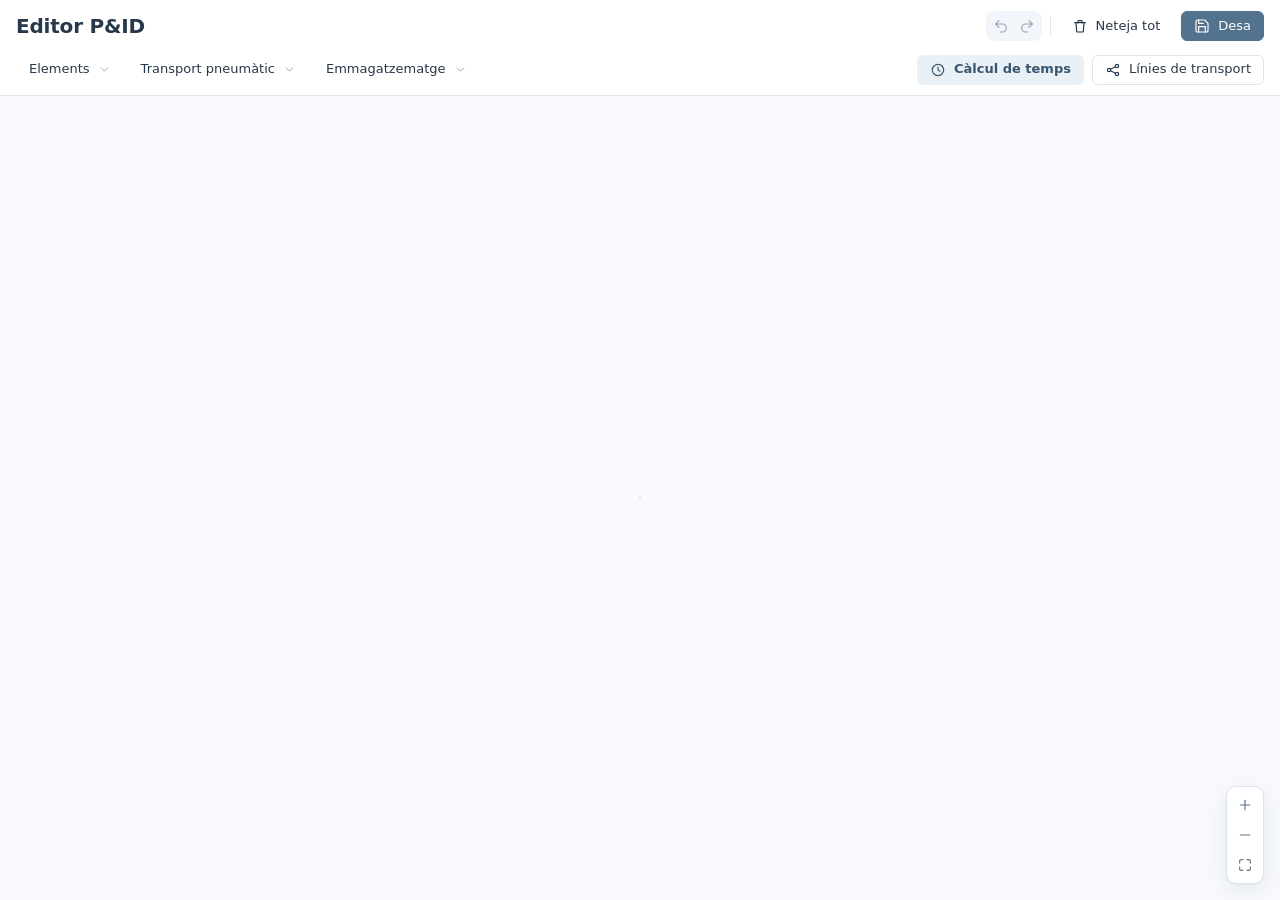
<file: PID-Editor/index.html>
<!DOCTYPE html>
<html lang="ca">
<head>
  <meta charset="UTF-8" />
  <meta name="viewport" content="width=device-width, initial-scale=1.0" />
  <title>Editor P&amp;ID</title>
  <link rel="stylesheet" href="styles.css" />
</head>
<body>
  <!-- Joc d'icones de la interfície. Totes comparteixen caixa (24×24),
       gruix de traç i acabat rodó, de manera que es llegeixen com una sola
       família. NO hi ha cap icona de símbol P&ID: els símbols del diagrama
       els dibuixa script.js i no es toquen des d'aquí. -->
  <svg class="icon-sprite" aria-hidden="true" focusable="false">
    <symbol id="i-undo" viewBox="0 0 24 24">
      <path d="M9 14 4 9l5-5" /><path d="M4 9h10a6 6 0 0 1 0 12h-3" />
    </symbol>
    <symbol id="i-redo" viewBox="0 0 24 24">
      <path d="m15 14 5-5-5-5" /><path d="M20 9H10a6 6 0 0 0 0 12h3" />
    </symbol>
    <symbol id="i-save" viewBox="0 0 24 24">
      <path d="M19 21H5a2 2 0 0 1-2-2V5a2 2 0 0 1 2-2h11l5 5v11a2 2 0 0 1-2 2Z" />
      <path d="M17 21v-8H7v8" /><path d="M7 3v5h7" />
    </symbol>
    <symbol id="i-trash" viewBox="0 0 24 24">
      <path d="M4 7h16" /><path d="M9 7V5a1 1 0 0 1 1-1h4a1 1 0 0 1 1 1v2" />
      <path d="m6 7 1 13a1 1 0 0 0 1 1h8a1 1 0 0 0 1-1l1-13" />
    </symbol>
    <symbol id="i-chevron" viewBox="0 0 24 24">
      <path d="m6 9 6 6 6-6" />
    </symbol>
    <symbol id="i-close" viewBox="0 0 24 24">
      <path d="M6 6 18 18" /><path d="M18 6 6 18" />
    </symbol>
    <symbol id="i-plus" viewBox="0 0 24 24">
      <path d="M12 5v14" /><path d="M5 12h14" />
    </symbol>
    <symbol id="i-minus" viewBox="0 0 24 24">
      <path d="M5 12h14" />
    </symbol>
    <symbol id="i-fit" viewBox="0 0 24 24">
      <path d="M4 9V6a2 2 0 0 1 2-2h3" /><path d="M15 4h3a2 2 0 0 1 2 2v3" />
      <path d="M20 15v3a2 2 0 0 1-2 2h-3" /><path d="M9 20H6a2 2 0 0 1-2-2v-3" />
    </symbol>
    <symbol id="i-clock" viewBox="0 0 24 24">
      <circle cx="12" cy="12" r="8.5" /><path d="M12 7.5V12l3 1.8" />
    </symbol>
    <symbol id="i-routes" viewBox="0 0 24 24">
      <circle cx="6" cy="12" r="2.5" /><circle cx="18" cy="6" r="2.5" />
      <circle cx="18" cy="18" r="2.5" />
      <path d="m8.3 10.8 7.4-3.6" /><path d="m8.3 13.2 7.4 3.6" />
    </symbol>
    <symbol id="i-play" viewBox="0 0 24 24">
      <path d="M8 5.5v13l11-6.5z" />
    </symbol>
    <symbol id="i-pause" viewBox="0 0 24 24">
      <path d="M9 5v14" /><path d="M15 5v14" />
    </symbol>
    <symbol id="i-stop" viewBox="0 0 24 24">
      <rect x="6" y="6" width="12" height="12" rx="1.5" />
    </symbol>
    <symbol id="i-add" viewBox="0 0 24 24">
      <path d="M12 5v14" /><path d="M5 12h14" />
    </symbol>
    <symbol id="i-up" viewBox="0 0 24 24">
      <path d="m6 14 6-6 6 6" />
    </symbol>
    <symbol id="i-down" viewBox="0 0 24 24">
      <path d="m6 10 6 6 6-6" />
    </symbol>
    <symbol id="i-undock" viewBox="0 0 24 24">
      <path d="M14 4h6v6" /><path d="m20 4-8 8" />
      <path d="M18 14v4a2 2 0 0 1-2 2H6a2 2 0 0 1-2-2V8a2 2 0 0 1 2-2h4" />
    </symbol>
    <symbol id="i-dock" viewBox="0 0 24 24">
      <rect x="3" y="5" width="18" height="14" rx="2" /><path d="M3 14h18" />
    </symbol>
    <symbol id="i-refresh" viewBox="0 0 24 24">
      <path d="M20 11a8 8 0 0 0-13.7-5.2L3 9" /><path d="M3 4v5h5" />
      <path d="M4 13a8 8 0 0 0 13.7 5.2L21 15" /><path d="M21 20v-5h-5" />
    </symbol>
  </svg>

  <!-- Capçalera: títol a l'esquerra, controls agrupats a la dreta. Alçada
       fixa i sense vora: el que la separa del canvas és el fons blanc. -->
  <header class="app-header">
    <h1 class="app-header__title">Editor P&amp;ID</h1>

    <div class="app-header__actions">
      <div class="btn-group">
        <button id="undo-btn" type="button" class="btn btn--icon" title="Desfer (Ctrl+Z)" aria-label="Desfer" disabled>
          <svg class="icon" aria-hidden="true"><use href="#i-undo" /></svg>
        </button>
        <button id="redo-btn" type="button" class="btn btn--icon" title="Refer (Ctrl+Y)" aria-label="Refer" disabled>
          <svg class="icon" aria-hidden="true"><use href="#i-redo" /></svg>
        </button>
      </div>

      <span class="divider" aria-hidden="true"></span>

      <button id="clear-all" type="button" class="btn" title="Buida el canvas">
        <svg class="icon" aria-hidden="true"><use href="#i-trash" /></svg>
        Neteja tot
      </button>

      <button id="save-model" type="button" class="btn btn--primary"
              title="Desa el model en un arxiu .pid.json (Ctrl+S). Per obrir-lo, arrossega'l sobre el canvas.">
        <svg class="icon" aria-hidden="true"><use href="#i-save" /></svg>
        Desa
      </button>
    </div>
  </header>

  <!-- Barra d'eines: una sola línia. Les categories obren el seu menú en
       comptes de tenir tots els elements sempre a la vista, que és el que
       abans ocupava tres files. Els botons [data-tool] continuen vivint
       dins de .tool-groups encara que el menú estigui amagat, de manera que
       ni la delegació de clics ni typeLabel() de script.js han de saber res
       d'aquest canvi. -->
  <nav class="app-toolbar" aria-label="Elements del diagrama">
    <div class="tool-groups">
      <div class="tool-group">
        <button class="tool-group__trigger" type="button" aria-expanded="false" aria-controls="tools-elements">
          Elements
          <svg class="icon icon--chevron" aria-hidden="true"><use href="#i-chevron" /></svg>
        </button>
        <div class="tool-group__menu" id="tools-elements" hidden>
          <div class="tools">
            <button data-tool="pump">Bomba</button>
            <button data-tool="sieve">Cernedor</button>
            <button data-tool="bagdump">Descàrrega de sacs</button>
            <button data-tool="screwfeeder">Dosificador sensefí</button>
            <button data-tool="airlock">Esclusa rotativa</button>
            <button data-tool="valve">Vàlvula</button>
          </div>
        </div>
      </div>

      <div class="tool-group">
        <button class="tool-group__trigger" type="button" aria-expanded="false" aria-controls="tools-transport">
          Transport pneumàtic
          <svg class="icon icon--chevron" aria-hidden="true"><use href="#i-chevron" /></svg>
        </button>
        <div class="tool-group__menu" id="tools-transport" hidden>
          <div class="tools">
            <button data-tool="cyclone">Cicló</button>
            <button data-tool="diverter">Desviadora</button>
            <button data-tool="filter">Filtre transport</button>
            <button data-tool="injector">Injector</button>
          </div>
        </div>
      </div>

      <div class="tool-group">
        <button class="tool-group__trigger" type="button" aria-expanded="false" aria-controls="tools-storage">
          Emmagatzematge
          <svg class="icon icon--chevron" aria-hidden="true"><use href="#i-chevron" /></svg>
        </button>
        <div class="tool-group__menu" id="tools-storage" hidden>
          <div class="tools">
            <button data-tool="silo">Silo</button>
            <button data-tool="gravityhopper">Tolva de gravetat</button>
            <button data-tool="hopper">Tolva filtre</button>
            <button data-tool="trouserhopper">Tolva pantaló</button>
          </div>
        </div>
      </div>
    </div>

    <div class="app-toolbar__end">
      <button id="time-calc" type="button" class="btn btn--feature"
              title="Seqüència d'operacions i simulació en el temps"
              aria-expanded="false" aria-controls="sim-panel">
        <svg class="icon" aria-hidden="true"><use href="#i-clock" /></svg>
        Càlcul de temps
      </button>

      <button id="lines-toggle" type="button" class="btn btn--outline"
              aria-expanded="false" aria-controls="lines-panel">
        <svg class="icon" aria-hidden="true"><use href="#i-routes" /></svg>
        Línies de transport
      </button>
    </div>
  </nav>

  <main id="canvas-container">
    <svg id="canvas" width="100%" height="100%"></svg>

    <!-- Navegació del canvas: separada de la barra d'eines perquè és
         d'una altra mena de cosa (mirar el diagrama, no editar-lo). -->
    <div class="canvas-controls" role="group" aria-label="Navegació del canvas">
      <button id="zoom-in" type="button" class="btn" title="Apropa" aria-label="Apropa">
        <svg class="icon" aria-hidden="true"><use href="#i-plus" /></svg>
      </button>
      <button id="zoom-out" type="button" class="btn" title="Allunya" aria-label="Allunya">
        <svg class="icon" aria-hidden="true"><use href="#i-minus" /></svg>
      </button>
      <button id="zoom-fit" type="button" class="btn" title="Enquadra-ho tot" aria-label="Enquadra-ho tot">
        <svg class="icon" aria-hidden="true"><use href="#i-fit" /></svg>
      </button>
    </div>

    <!-- Resultat de desar/obrir: s'anuncia sol als lectors de pantalla. Va
         aquí i no a la capçalera perquè la capçalera es mantingui neta. -->
    <p id="file-note" class="file-note" role="status" aria-live="polite" hidden></p>
  </main>


  <!-- Interfície de simulació. Va acoblada a baix i no flotant com els
       altres panells: hi ha d'entrar un cronograma horitzontal i tres
       columnes d'informació, i així no tapa el diagrama sinó que li cedeix
       l'alçada que li cal. Tot el que hi surt ve de SimulationEngine; aquí
       no s'hi calcula ni un sol quilo. -->
  <section id="sim-panel" aria-labelledby="sim-title" hidden>
    <!-- Vora superior: arrossegar-la fa el panell més alt o més baix. -->
    <div id="sim-resize" class="sim-resize" role="separator" aria-orientation="horizontal"
         tabindex="0" aria-label="Canvia l'alçada del panell"></div>
    <header class="sim-bar">
      <h2 id="sim-title" class="sim-bar__title">
        <svg class="icon" aria-hidden="true"><use href="#i-clock" /></svg>
        Càlcul de temps
      </h2>

      <div class="sim-transport" role="group" aria-label="Reproducció">
        <button id="sim-play" type="button" class="btn btn--primary" title="Reprodueix">
          <svg class="icon" aria-hidden="true"><use href="#i-play" /></svg>
          Play
        </button>
        <button id="sim-pause" type="button" class="btn btn--outline" title="Pausa" aria-label="Pausa" disabled>
          <svg class="icon" aria-hidden="true"><use href="#i-pause" /></svg>
        </button>
        <button id="sim-stop" type="button" class="btn btn--outline" title="Atura i torna al principi" aria-label="Atura" disabled>
          <svg class="icon" aria-hidden="true"><use href="#i-stop" /></svg>
        </button>
      </div>

      <label class="sim-speed">
        <span class="sim-speed__label">Velocitat</span>
        <select id="sim-speed" class="process-field__input">
          <option value="0.25">0,25x</option>
          <option value="0.5">0,5x</option>
          <option value="1" selected>1x</option>
          <option value="2">2x</option>
          <option value="5">5x</option>
          <option value="10">10x</option>
        </select>
      </label>

      <p id="sim-clock" class="sim-clock" role="status" aria-live="off">00:00 / 00:00</p>

      <button id="sim-dock" type="button" class="lines-panel__close"
              title="Desancora la finestra" aria-label="Desancora la finestra">
        <svg class="icon" aria-hidden="true"><use id="sim-dock-icon" href="#i-undock" /></svg>
      </button>

      <button id="sim-close" type="button" class="lines-panel__close" title="Tanca" aria-label="Tanca la simulació">
        <svg class="icon" aria-hidden="true"><use href="#i-close" /></svg>
      </button>
    </header>

    <!-- Errors i avisos de la validació del motor. -->
    <div id="sim-issues" class="sim-issues" role="status" aria-live="polite" hidden></div>

    <!-- Cronograma: un bloc per acció, proporcional a la seva durada, amb
         el cursor arrossegable per sobre. Els blocs es poden moure,
         allargar, seleccionar i copiar: vegeu docs/SIMULATION.md. -->
    <div id="sim-track" class="sim-timeline" role="slider" tabindex="0"
         aria-label="Cursor de temps" aria-valuemin="0" aria-valuenow="0" aria-valuemax="0">
      <div class="sim-timeline__head">
        <span class="sim-lane__label"></span>
        <div id="sim-ticks" class="sim-timeline__ticks"></div>
      </div>
      <!-- Una fila per bomba, totes compartint el mateix eix de temps. -->
      <div id="sim-lanes" class="sim-timeline__lanes"></div>
      <div id="sim-cursor" class="sim-timeline__cursor"></div>
    </div>

    <!-- Què vol dir cada marcatge. Va fora del cronograma perquè clicar-hi
         no mogui el cursor de temps. -->
    <div class="sim-legend">
      <span class="sim-legend__item"><i class="sim-legend__swatch sim-legend__swatch--work"></i>Treball</span>
      <span class="sim-legend__item"><i class="sim-legend__swatch sim-legend__swatch--idle"></i>No mou producte</span>
      <span class="sim-legend__item"><i class="sim-legend__swatch sim-legend__swatch--clash"></i>Xoca amb una altra acció</span>
      <span class="sim-legend__item"><i class="sim-legend__swatch sim-legend__swatch--dry"></i>Es queda sense producte</span>
      <span class="sim-legend__hint">Arrossega per moure · estira les vores per allargar · Ctrl per triar-ne més d'una · Alt mentre mous = ajust fi</span>
    </div>

    <div class="sim-columns">
      <!-- Editor de seqüència -->
      <section class="sim-col sim-col--sequence" aria-labelledby="sim-seq-title">
        <div class="sim-col__head">
          <h3 id="sim-seq-title" class="lines-panel__subtitle">Seqüència</h3>
          <span id="sim-total" class="sim-total">Total 00:00</span>
        </div>
        <div class="sim-table-wrap">
          <table class="sim-table">
            <thead>
              <tr><th>#</th><th>Bomba</th><th>Acció</th><th>Línia</th><th>Comença al</th><th title="Quant dura l'acció, no el minut en què acaba">Dura</th><th>Estimació</th><th></th></tr>
            </thead>
            <tbody id="sim-rows"></tbody>
          </table>
          <p id="sim-empty" class="sim-hint">Encara no hi ha cap acció. Afegeix-ne una per començar.</p>
        </div>
        <button id="sim-add" type="button" class="lines-panel__recalc">
          <svg class="icon" aria-hidden="true"><use href="#i-add" /></svg>
          Afegeix una acció
        </button>
      </section>

      <!-- Acció actual -->
      <section class="sim-col" aria-labelledby="sim-now-title">
        <h3 id="sim-now-title" class="lines-panel__subtitle">Acció actual</h3>
        <div id="sim-now" class="sim-now"></div>
      </section>

      <!-- Estat numèric del sistema -->
      <section class="sim-col" aria-labelledby="sim-state-title">
        <h3 id="sim-state-title" class="lines-panel__subtitle">Estat del sistema</h3>
        <div id="sim-state" class="sim-state"></div>
      </section>

      <!-- Resum: el mateix que es veu, però sumat. -->
      <section class="sim-col" aria-labelledby="sim-summary-title">
        <h3 id="sim-summary-title" class="lines-panel__subtitle">Resum</h3>
        <div id="sim-summary" class="sim-summary"></div>
      </section>
    </div>

    <!-- Cantonada per canviar amplada i alçada alhora. Només es veu quan
         la finestra està desancorada. -->
    <div id="sim-grip" class="sim-grip" aria-hidden="true"></div>
  </section>

  <!-- Números en directe mentre s'arrossega un bloc del cronograma, i
       explicació del problema en passar-hi el ratolí per sobre. Penja del
       body perquè redibuixar el cronograma no se l'endugui. -->
  <div id="sim-block-tip" class="sim-block-tip" role="status" aria-live="off" hidden></div>

  <!-- Panell de línies de transport: sobreposat al canvas (mateix patró que
       el menú contextual i els marcs de selecció, que també són HTML fix per
       sobre de l'SVG), de manera que no cal tocar el layout existent. -->
  <aside id="lines-panel" aria-labelledby="lines-panel-title" hidden>
    <div class="lines-panel__head">
      <h2 id="lines-panel-title" class="lines-panel__title">Línies de transport</h2>
      <button id="lines-close" type="button" class="lines-panel__close" title="Tanca" aria-label="Tanca el panell">
        <svg class="icon" aria-hidden="true"><use href="#i-close" /></svg>
      </button>
    </div>
    <button id="lines-recalc" type="button" class="lines-panel__recalc">
      <svg class="icon" aria-hidden="true"><use href="#i-refresh" /></svg>
      Recalcular
    </button>
    <!-- El resultat del recàlcul s'anuncia sol als lectors de pantalla. -->
    <p id="lines-note" class="lines-panel__note" role="status" aria-live="polite" hidden></p>
    <ul id="lines-list" class="lines-panel__list"></ul>
    <!-- Configuracions que ja no corresponen a cap línia detectada. No
         s'esborren soles: si es desfà el canvi al diagrama, la línia torna
         amb la seva configuració. Només es mostra quan n'hi ha. -->
    <div id="orphan-lines" class="lines-panel__orphans" hidden>
      <h3 class="lines-panel__subtitle">Configuracions sense línia</h3>
      <ul id="orphan-list" class="lines-panel__list"></ul>
    </div>
  </aside>

  <!-- Panell de configuració de procés: mateix patró que el de línies de
       transport (una targeta sobreposada al canvas), a l'altre costat de la
       pantalla perquè els dos puguin ser oberts alhora. El formulari es
       construeix a script.js a partir de l'esquema de ProcessModel, de
       manera que afegir un camp no demana tocar aquest HTML. -->
  <aside id="process-panel" aria-labelledby="process-panel-title" hidden>
    <div class="lines-panel__head">
      <h2 id="process-panel-title" class="lines-panel__title">Configuració</h2>
      <button id="process-close" type="button" class="lines-panel__close" title="Tanca" aria-label="Tanca el panell">
        <svg class="icon" aria-hidden="true"><use href="#i-close" /></svg>
      </button>
    </div>
    <p id="process-subject" class="process-panel__subject"></p>
    <form id="process-form" class="process-panel__form" novalidate></form>
    <div id="process-source" class="process-panel__source" hidden></div>
    <p id="process-note" class="lines-panel__note" role="status" aria-live="polite" hidden></p>
    <div class="process-panel__actions">
      <button id="process-save" type="submit" form="process-form" class="lines-panel__recalc">Desa</button>
      <button id="process-cancel" type="button" class="process-panel__cancel">Cancel·la</button>
    </div>
  </aside>

  <!-- Informació en passar el ratolí per sobre del diagrama amb la
       simulació aturada. És HTML fix per sobre de l'SVG, com el menú
       contextual i els marcs de selecció. -->
  <div id="sim-tip" class="sim-tip" role="tooltip" hidden></div>

  <script src="process.js"></script>
  <script src="simulation.js"></script>
  <script src="script.js"></script>
</body>
</html>
</file>
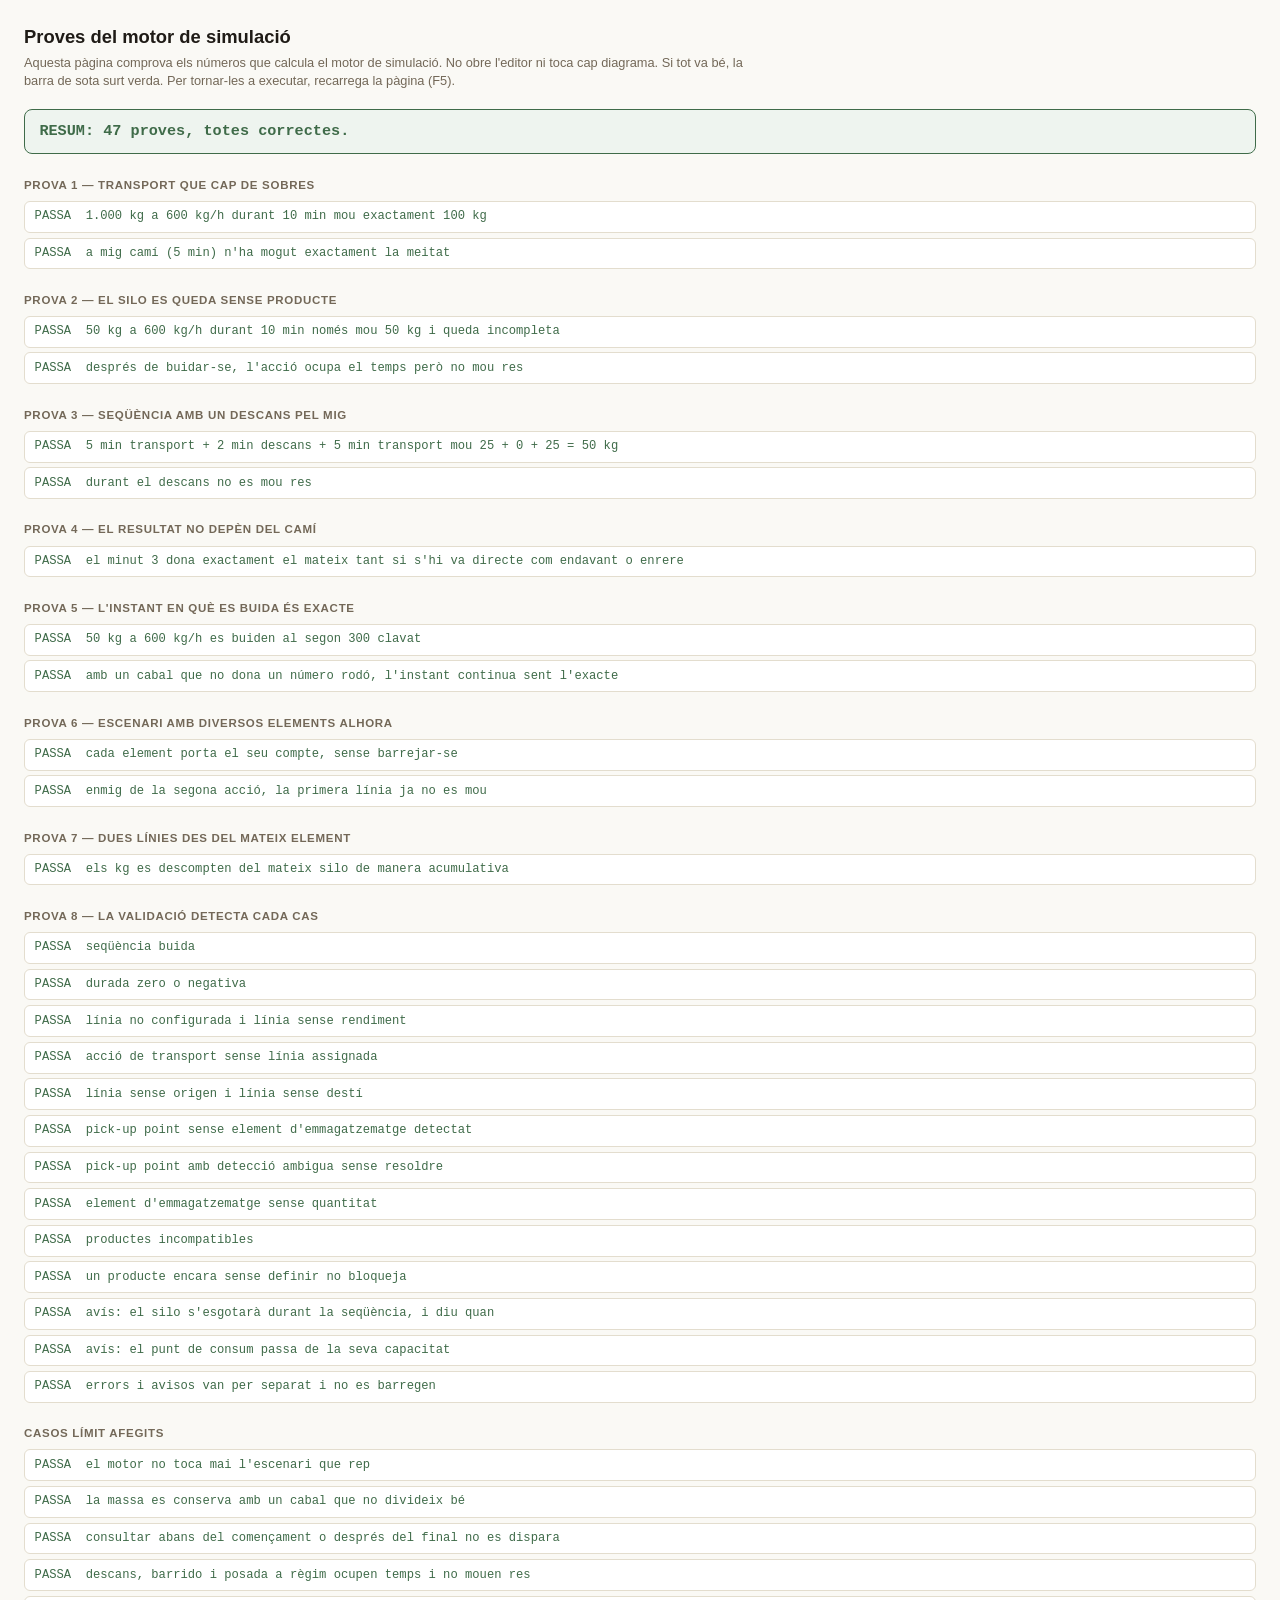
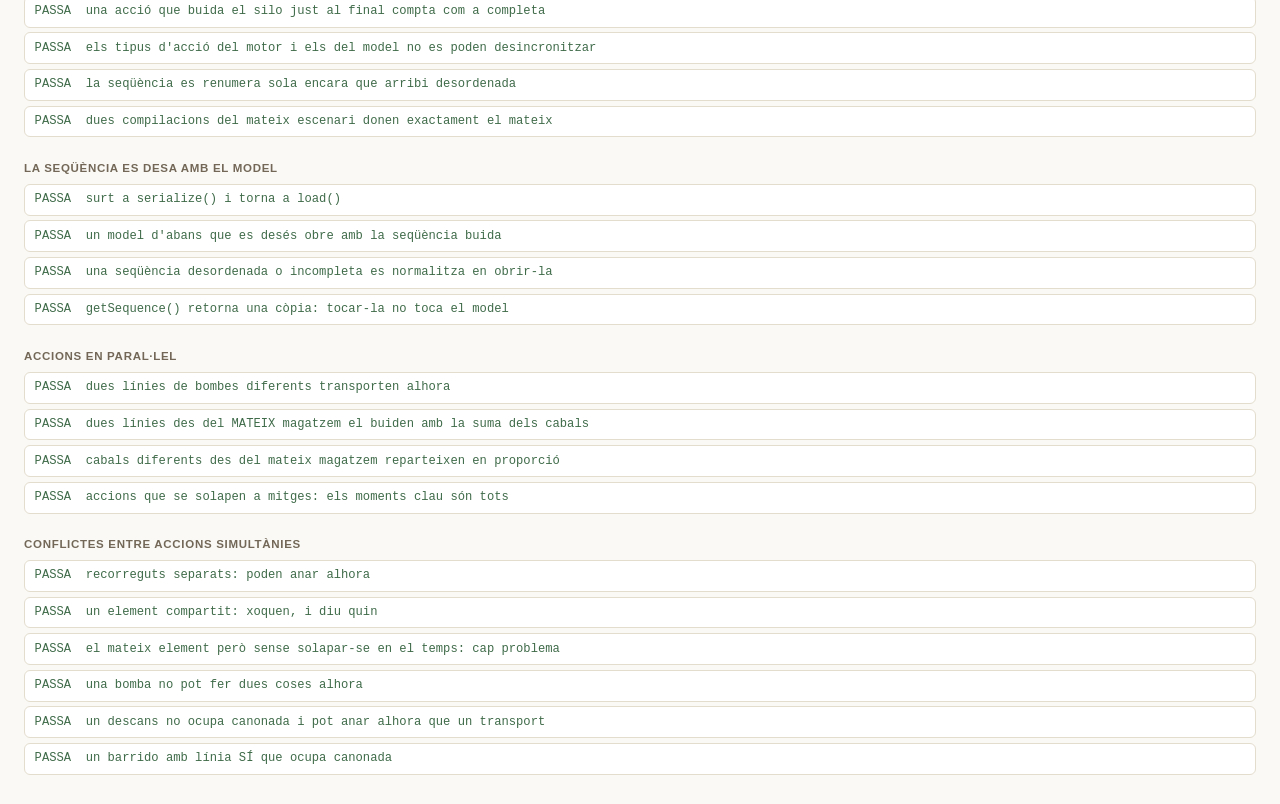
<file: PID-Editor/tests/tests.html>
<!DOCTYPE html>
<html lang="ca">
<head>
  <meta charset="UTF-8" />
  <meta name="viewport" content="width=device-width, initial-scale=1.0" />
  <title>Proves — Editor P&amp;ID</title>
  <style>
    :root {
      --bg: #faf9f5;
      --panel: #ffffff;
      --border: #e3ddce;
      --text: #1f1b16;
      --muted: #736858;
      --ok: #3f6b49;
      --ok-bg: #eef4ef;
      --fail: #b4271d;
      --fail-bg: #fbeeed;
    }
    body {
      margin: 0;
      padding: 1.5rem;
      background: var(--bg);
      color: var(--text);
      font-family: 'Segoe UI', -apple-system, 'Helvetica Neue', Arial, sans-serif;
      font-size: 0.88rem;
      line-height: 1.4;
    }
    h1 { margin: 0 0 0.25rem; font-size: 1.15rem; }
    .intro { margin: 0 0 1.2rem; color: var(--muted); font-size: 0.8rem; max-width: 46rem; }
    h2 {
      margin: 1.4rem 0 0.5rem;
      font-size: 0.72rem;
      font-weight: 600;
      text-transform: uppercase;
      letter-spacing: 0.06em;
      color: var(--muted);
    }
    .summary {
      position: sticky;
      top: 0;
      margin-bottom: 1rem;
      padding: 0.7rem 0.9rem;
      border-radius: 8px;
      border: 1px solid var(--border);
      background: var(--panel);
      font-weight: 600;
      font-size: 0.95rem;
    }
    .summary--ok { border-color: var(--ok); background: var(--ok-bg); color: var(--ok); }
    .summary--fail { border-color: var(--fail); background: var(--fail-bg); color: var(--fail); }
    .case {
      margin-bottom: 0.3rem;
      padding: 0.4rem 0.6rem;
      border-radius: 6px;
      border: 1px solid var(--border);
      background: var(--panel);
      font-family: ui-monospace, 'Cascadia Mono', Consolas, monospace;
      font-size: 0.76rem;
      white-space: pre-wrap;
    }
    .case--ok { color: var(--ok); }
    .case--fail { border-color: var(--fail); background: var(--fail-bg); color: var(--fail); }
  </style>
</head>
<body>
  <h1>Proves del motor de simulació</h1>
  <p class="intro">
    Aquesta pàgina comprova els números que calcula el motor de simulació.
    No obre l'editor ni toca cap diagrama. Si tot va bé, la barra de sota
    surt verda. Per tornar-les a executar, recarrega la pàgina (F5).
  </p>

  <pre id="summary" class="summary">Executant…</pre>
  <div id="results"></div>

  <!-- El model de procés i el motor són els mateixos fitxers que fa servir
       l'aplicació: les proves comproven el codi de debò, no una còpia. -->
  <script src="../process.js"></script>
  <script src="../simulation.js"></script>
  <script src="runner.js"></script>
  <script src="simulation.test.js"></script>
</body>
</html>
</file>
<file: PID-Editor/styles.css>
/* =====================================================================
   Editor P&ID — sistema visual
   =====================================================================

   Dues famílies de color, i la separació entre elles és important:

   1. TOKENS DE LA INTERFÍCIE (--ui-*). La pell de l'aplicació: capçalera,
      barra d'eines, panells, botons, fons del canvas. Es poden canviar
      lliurement; cap component ha de portar un color escrit a dins.

   2. TOKENS DEL DIAGRAMA (--pid-*). Els colors dels símbols P&ID, de les
      canonades i dels punts de connexió. NO ES TOQUEN: el dibuix ja està
      fet i validat, i canviar-los voldria dir canviar el diagrama. Els
      traços i els farciments dels símbols els decideix script.js
      (LINE_STROKE, LINE_FILL, ACCENT); aquí només hi ha el que es pinta
      des del CSS.

   ===================================================================== */

:root {
  /* ---- Interfície: color ---- */
  /* Blaus grisosos i mats. Paleta curta a propòsit: com menys colors,
     més tranquil·la queda la pantalla i més destaca el diagrama. */
  --ui-canvas: #f7f9fc;
  --ui-canvas-dot: #d8e1ea;
  --ui-surface: #ffffff;
  --ui-sunken: #f2f6fa;
  --ui-border: #dce3ec;
  --ui-border-strong: #c9d4e0;
  --ui-primary: #52728e;
  --ui-primary-dark: #38566f;
  --ui-primary-soft: #e9f1f6;
  --ui-text: #26384a;
  --ui-text-secondary: #647487;
  --ui-text-muted: #94a3b3;
  --ui-hover: #f0f5f8;
  --ui-danger: #b4271d;
  --ui-danger-soft: #fbeeed;
  /* Avís (no error): falta de producte. Ocre, deliberadament diferent del
     vermell dels xocs de canonada, que sí que bloquegen. */
  --ui-warn: #9a6b12;
  --ui-warn-soft: #fdf4e4;

  /* ---- Diagrama: color (NO TOCAR) ---- */
  --pid-input: #c3624a;       /* punts d'entrada */
  --pid-output: #6a9873;      /* punts de sortida */
  --pid-reversible: #c9963a;  /* punts que poden ser les dues coses */
  --pid-pipe: #6b6355;        /* canonades */
  --pid-line: #3d3830;        /* traç dels símbols (còpia de script.js) */
  --pid-fill: #ffffff;        /* farciment dels símbols (còpia de script.js) */

  /* ---- Espaiat ---- */
  --space-1: 4px;
  --space-2: 8px;
  --space-3: 12px;
  --space-4: 16px;
  --space-5: 20px;
  --space-6: 28px;

  /* ---- Cantonades ---- */
  --radius-sm: 6px;
  --radius-md: 8px;
  --radius-lg: 10px;

  /* ---- Tipografia ---- */
  /* Inter si l'ordinador la té instal·lada; si no, la millor tipografia
     de sistema que hi hagi. No es carrega cap font de fora: l'aplicació
     ha de continuar funcionant sense connexió, obrint el fitxer. */
  --font: 'Inter', 'Inter var', 'Segoe UI Variable Text', 'Segoe UI',
          system-ui, -apple-system, 'Helvetica Neue', Arial, sans-serif;
  --size-title: 20px;
  --size-section: 12px;
  --size-button: 13px;
  --size-body: 13px;
  --size-small: 12px;

  /* ---- Ombres ---- */
  /* Molt poques i molt suaus: només per separar del canvas el que hi
     flota per sobre. La resta de la interfície és plana. */
  --shadow-panel: 0 1px 2px rgba(38, 56, 74, 0.04), 0 6px 20px rgba(38, 56, 74, 0.08);
  --shadow-popover: 0 1px 2px rgba(38, 56, 74, 0.05), 0 8px 24px rgba(38, 56, 74, 0.10);

  /* ---- Transicions ---- */
  --transition: 140ms ease;
  --transition-slow: 180ms ease;
}

* {
  box-sizing: border-box;
}

html, body {
  height: 100%;
  margin: 0;
  background: var(--ui-canvas);
  color: var(--ui-text);
  font-family: var(--font);
  font-size: var(--size-body);
  line-height: 1.45;
  -webkit-font-smoothing: antialiased;
}

body {
  display: flex;
  flex-direction: column;
  overflow: hidden;
}

/* Les icones viuen en un sprite amagat a dalt del document i es fan servir
   amb <use>. Així n'hi ha una sola còpia de cada una i totes comparteixen
   gruix de traç i estil. */
.icon-sprite {
  display: none;
}

.icon {
  width: 16px;
  height: 16px;
  flex: none;
  fill: none;
  stroke: currentColor;
  stroke-width: 1.75;
  stroke-linecap: round;
  stroke-linejoin: round;
}

.icon--chevron {
  width: 13px;
  height: 13px;
  color: var(--ui-text-muted);
  transition: transform var(--transition);
}

/* =====================================================================
   Botons
   ===================================================================== */

/* Un sol botó base i variants. Cap botó no porta color propi: tot ve dels
   tokens, de manera que canviar la paleta és canviar :root i prou. */
.btn {
  display: inline-flex;
  align-items: center;
  gap: var(--space-2);
  height: 30px;
  padding: 0 var(--space-3);
  border: 1px solid transparent;
  border-radius: var(--radius-sm);
  background: transparent;
  color: var(--ui-text);
  font: inherit;
  font-size: var(--size-button);
  font-weight: 500;
  white-space: nowrap;
  cursor: pointer;
  transition: background var(--transition), border-color var(--transition), color var(--transition);
}

.btn:hover {
  background: var(--ui-hover);
}

.btn:active {
  background: var(--ui-primary-soft);
}

.btn[disabled] {
  color: var(--ui-text-muted);
  cursor: not-allowed;
  background: transparent;
}

.btn[disabled]:hover {
  background: transparent;
}

/* Vora visible: per als botons que han de llegir-se com a control. */
.btn--outline {
  border-color: var(--ui-border);
  background: var(--ui-surface);
}

.btn--outline:hover {
  border-color: var(--ui-border-strong);
  background: var(--ui-hover);
}

/* L'únic botó ple de tota la interfície. Un de sol: si n'hi hagués més,
   cap no destacaria. */
.btn--primary {
  border-color: var(--ui-primary);
  background: var(--ui-primary);
  color: #fff;
}

.btn--primary:hover {
  border-color: var(--ui-primary-dark);
  background: var(--ui-primary-dark);
}

.btn--primary:active {
  background: var(--ui-primary-dark);
}

/* Funcionalitat destacada sense cridar: fons suau i text del color
   principal, en comptes d'un botó ple més. */
.btn--feature {
  border-color: transparent;
  background: var(--ui-primary-soft);
  color: var(--ui-primary-dark);
  font-weight: 600;
}

.btn--feature:hover {
  background: #dfebf3;
}

.btn--feature[disabled] {
  background: var(--ui-sunken);
  color: var(--ui-text-muted);
}

.btn--feature[disabled]:hover {
  background: var(--ui-sunken);
}

/* Només icona. */
.btn--icon {
  width: 30px;
  padding: 0;
  justify-content: center;
  color: var(--ui-text-secondary);
}

.btn--icon:hover {
  color: var(--ui-text);
}

/* Botons enganxats que es llegeixen com un sol control (desfer/refer). */
.btn-group {
  display: flex;
  align-items: center;
  padding: 2px;
  border-radius: var(--radius-md);
  background: var(--ui-sunken);
}

.btn-group .btn {
  height: 26px;
  width: 26px;
}

.btn-group .btn:hover {
  background: var(--ui-surface);
}

/* Separador fi entre grups de controls. */
.divider {
  width: 1px;
  height: 18px;
  background: var(--ui-border);
}

/* =====================================================================
   Capçalera
   ===================================================================== */

.app-header {
  display: flex;
  align-items: center;
  gap: var(--space-4);
  flex: none;
  height: 52px;
  padding: 0 var(--space-4);
  background: var(--ui-surface);
}

.app-header__title {
  margin: 0;
  font-size: var(--size-title);
  font-weight: 600;
  letter-spacing: -0.01em;
  color: var(--ui-text);
}

.app-header__actions {
  display: flex;
  align-items: center;
  gap: var(--space-2);
  margin-left: auto;
}

/* =====================================================================
   Barra d'eines
   ===================================================================== */

/* Una sola línia de 44 px amb les categories a l'esquerra i les accions
   de producte a la dreta. Els tipus d'element no hi són permanentment:
   viuen dins del menú de la seva categoria, que és el que allibera
   l'espai que abans ocupaven tres files de botons. */
.app-toolbar {
  display: flex;
  align-items: center;
  gap: var(--space-3);
  flex: none;
  min-height: 44px;
  padding: 0 var(--space-4) var(--space-2);
  background: var(--ui-surface);
  border-bottom: 1px solid var(--ui-border);
}

.tool-groups {
  display: flex;
  align-items: center;
  gap: var(--space-1);
  flex-wrap: wrap;
}

.app-toolbar__end {
  display: flex;
  align-items: center;
  gap: var(--space-2);
  margin-left: auto;
}

.tool-group {
  position: relative;
}

.tool-group__trigger {
  display: inline-flex;
  align-items: center;
  gap: var(--space-2);
  height: 30px;
  padding: 0 var(--space-3);
  border: 1px solid transparent;
  border-radius: var(--radius-sm);
  background: transparent;
  color: var(--ui-text);
  font: inherit;
  font-size: var(--size-button);
  font-weight: 500;
  cursor: pointer;
  transition: background var(--transition), border-color var(--transition);
}

.tool-group__trigger:hover {
  background: var(--ui-hover);
}

.tool-group__trigger[aria-expanded="true"] {
  background: var(--ui-primary-soft);
  color: var(--ui-primary-dark);
}

.tool-group__trigger[aria-expanded="true"] .icon--chevron {
  transform: rotate(180deg);
  color: var(--ui-primary);
}

/* El menú d'una categoria. Flota per sobre del canvas, i per això és
   l'únic lloc de la barra on hi ha ombra. */
.tool-group__menu {
  position: absolute;
  top: calc(100% + 6px);
  left: 0;
  z-index: 900;
  min-width: 200px;
  padding: var(--space-1);
  border: 1px solid var(--ui-border);
  border-radius: var(--radius-lg);
  background: var(--ui-surface);
  box-shadow: var(--shadow-popover);
  animation: popover-in 120ms ease;
}

.tool-group__menu[hidden] {
  display: none;
}

@keyframes popover-in {
  from { opacity: 0; transform: translateY(-3px); }
  to   { opacity: 1; transform: translateY(0); }
}

.tools {
  display: flex;
  flex-direction: column;
}

.tools button {
  display: block;
  width: 100%;
  padding: var(--space-2) var(--space-3);
  border: none;
  border-radius: var(--radius-sm);
  background: none;
  color: var(--ui-text);
  font: inherit;
  font-size: var(--size-body);
  text-align: left;
  cursor: pointer;
  transition: background var(--transition), color var(--transition);
}

.tools button:hover {
  background: var(--ui-hover);
  color: var(--ui-primary-dark);
}

/* =====================================================================
   Canvas
   ===================================================================== */

#canvas-container {
  position: relative;
  flex: 1;
  min-height: 0;
  overflow: hidden;
  background-color: var(--ui-canvas);
  /* Malla de punts, no quadrícula: marca la referència sense dibuixar cap
     línia que competeixi amb el diagrama. La mida i la posició del patró
     les mou applyViewport() a cada pan i a cada zoom, de manera que els
     punts sempre queden clavats al contingut. */
  background-image: radial-gradient(circle at center, var(--ui-canvas-dot) 1px, transparent 1px);
  background-repeat: repeat;
  transition: background-color var(--transition);
}

#canvas {
  display: block;
  cursor: default;
}

#canvas.panning {
  cursor: grabbing;
}

/* Arrossegar un arxiu de model per sobre del canvas. El contorn va per
   dins perquè no desplaci ni el canvas ni la malla. */
#canvas-container.drop-target {
  background-color: var(--ui-primary-soft);
  box-shadow: inset 0 0 0 2px var(--ui-primary);
}

/* Controls de navegació: una barra petita flotant a baix a la dreta,
   separada de la barra d'eines principal perquè són d'una altra mena de
   cosa (mirar el diagrama, no editar-lo). */
.canvas-controls {
  position: absolute;
  right: var(--space-4);
  bottom: var(--space-4);
  z-index: 400;
  display: flex;
  flex-direction: column;
  padding: var(--space-1);
  gap: 2px;
  border: 1px solid var(--ui-border);
  border-radius: var(--radius-lg);
  background: var(--ui-surface);
  box-shadow: var(--shadow-panel);
}

.canvas-controls .btn {
  width: 28px;
  height: 28px;
  padding: 0;
  justify-content: center;
  color: var(--ui-text-secondary);
}

.canvas-controls .btn:hover {
  color: var(--ui-primary-dark);
  background: var(--ui-hover);
}

/* Resultat de l'última acció de desar o obrir. Va al canvas i no a la
   capçalera perquè la capçalera es mantingui neta i de mida fixa. */
.file-note {
  position: absolute;
  left: var(--space-4);
  bottom: var(--space-4);
  z-index: 400;
  max-width: 22rem;
  margin: 0;
  padding: var(--space-2) var(--space-3);
  border: 1px solid var(--ui-border);
  border-radius: var(--radius-md);
  background: var(--ui-surface);
  box-shadow: var(--shadow-panel);
  color: var(--ui-text-secondary);
  font-size: var(--size-small);
  animation: popover-in 160ms ease;
}

.file-note[hidden] {
  display: none;
}

/* =====================================================================
   Diagrama P&ID  —  NO TOCAR
   ---------------------------------------------------------------------
   Tot el que hi ha en aquest bloc dibuixa el diagrama. Els colors, els
   gruixos i les mides són els de sempre i s'han de quedar com estan.
   L'única cosa que ha canviat és el color del halo dels punts i de les
   nanses: el seu paper és fondre's amb el fons del canvas, així que
   segueix el fons, sigui quin sigui.
   ===================================================================== */

.pid-element {
  cursor: grab;
}

.pid-element:active {
  cursor: grabbing;
}

/* Punt de connexió: un únic cercle amb fill sòlid, perquè tota la seva
   àrea (no només la vora) respongui al clic. */
.connection-point {
  stroke: var(--ui-canvas);
  stroke-width: 1.5;
  cursor: crosshair;
}

/* Els rols es diuen "input"/"input2"/"output"/"output2"... segons quants
   punts d'entrada o sortida tingui l'element; el selector per prefix els
   agafa tots amb un únic color per família. */
.connection-point[data-role^="input"] {
  fill: var(--pid-input);
}

.connection-point[data-role^="output"] {
  fill: var(--pid-output);
}

/* Tercera família: els elements que no tenen un sentit de flux fix (la
   desviadora, que pot dividir o ajuntar) anomenen els seus punts
   "common"/"branch"/"branch2" en lloc d'entrada o sortida, perquè cap d'ells
   no és una cosa o l'altra per definició. Es pinten tots del mateix groc,
   que és el que ho diu d'un cop d'ull: aquí el producte pot anar en els dos
   sentits. Vegeu connectionOffsets i PORT_SIDES a script.js. */
.connection-point[data-role="common"],
.connection-point[data-role^="branch"] {
  fill: var(--pid-reversible);
}

.connection-point:hover {
  fill: var(--ui-primary);
}

/* Punt ja connectat a una canonada: no s'hi pot iniciar ni acabar una
   segona connexió. */
.connection-point--connected {
  opacity: 0.45;
  cursor: not-allowed;
}

.pipe-path {
  fill: none;
  stroke: var(--pid-pipe);
  stroke-width: 1.75;
  stroke-linecap: round;
  stroke-linejoin: round;
}

.pipe-path--preview {
  stroke: var(--ui-primary);
  stroke-dasharray: 5 4;
  /* Evita que la línia de previsualització "tapi" el punt de connexió
     de destí quan el cursor hi passa just per sobre en soltar el ratolí. */
  pointer-events: none;
}

.pipe-handle {
  fill: var(--ui-primary);
  stroke: var(--ui-canvas);
  stroke-width: 1;
  cursor: ew-resize;
}

.pipe-handle--vertical {
  cursor: ns-resize;
}

/* Distintiu del rol (P1, C2...) dibuixat al costat de l'element. El traç
   del mateix color que el fons, pintat per sota del farciment amb
   paint-order, li fa d'halo perquè es llegeixi sobre la malla. */
.role-badge {
  font-family: var(--font);
  font-size: 11px;
  font-weight: 600;
  fill: var(--ui-primary-dark);
  stroke: var(--ui-canvas);
  stroke-width: 3;
  paint-order: stroke;
  pointer-events: none;
}

/* Distintiu d'una bomba bufadora: el seu nom i si treballa per impulsió o
   per aspiració. Mateixa família que el distintiu de rol, amb halo del
   color del fons perquè es llegeixi sobre la malla. */
.pump-badge {
  font-family: var(--font);
  font-size: 10px;
  font-weight: 600;
  fill: var(--ui-primary-dark);
  stroke: var(--ui-canvas);
  stroke-width: 3;
  paint-order: stroke;
  pointer-events: none;
}

/* Ressaltat temporal del recorregut d'una línia. Només afegeix estil per
   sobre del que ja hi ha (no substitueix res), de manera que treure la
   classe deixa l'element exactament com estava. */
.pipe-path--highlight {
  stroke: var(--ui-primary);
  stroke-width: 3.25;
}

.pid-element--highlight {
  filter: drop-shadow(0 0 3px var(--ui-primary));
}

/* Avís d'element que, pel cablejat, no pot conduir producte: totes les seves
   canonades van al mateix costat (vegeu findBlockedElements). Es marca amb
   una aura roja doble, prou diferent del ressaltat d'una ruta, i es posa i
   es treu amb la mateixa lògica de "només afegir estil" que el ressaltat. */
.pid-element--blocked {
  filter: drop-shadow(0 0 2px var(--ui-danger)) drop-shadow(0 0 6px var(--ui-danger));
}

/* =====================================================================
   Selecció i manipulació
   ===================================================================== */

/* Marc de selecció: un requadre HTML (no SVG) posicionat amb
   getBoundingClientRect() sobre l'element seleccionat. */
.selection-frame {
  position: fixed;
  border: 1px solid var(--ui-primary);
  border-radius: 2px;
  pointer-events: none;
  z-index: 500;
}

/* Requadre que es dibuixa en arrossegar amb el botó esquerre sobre el fons
   buit del canvas, per seleccionar tots els elements que hi caiguin dins. */
.marquee-select {
  position: fixed;
  border: 1px solid var(--ui-primary);
  border-radius: 2px;
  background: rgba(82, 114, 142, 0.10);
  pointer-events: none;
  z-index: 500;
}

.resize-handle {
  position: absolute;
  width: 9px;
  height: 9px;
  transform: translate(-50%, -50%);
  background: var(--ui-surface);
  border: 1.5px solid var(--ui-primary);
  border-radius: 2px;
  pointer-events: auto;
}

.resize-handle--nw,
.resize-handle--se {
  cursor: nwse-resize;
}

.resize-handle--ne,
.resize-handle--sw {
  cursor: nesw-resize;
}

.resize-handle--nw { left: 0; top: 0; }
.resize-handle--ne { left: 100%; top: 0; }
.resize-handle--sw { left: 0; top: 100%; }
.resize-handle--se { left: 100%; top: 100%; }

/* =====================================================================
   Panells flotants
   ===================================================================== */

/* Els dos panells comparteixen la mateixa targeta: una superfície neta,
   una vora d'1 px i una ombra suau que la separa del canvas. Res més. */
#lines-panel,
#process-panel {
  position: fixed;
  z-index: 800;
  display: flex;
  flex-direction: column;
  gap: var(--space-3);
  width: 300px;
  padding: var(--space-4);
  border: 1px solid var(--ui-border);
  border-radius: var(--radius-lg);
  background: var(--ui-surface);
  box-shadow: var(--shadow-panel);
  font-size: var(--size-body);
  color: var(--ui-text);
}

#lines-panel {
  top: 50%;
  right: var(--space-4);
  transform: translateY(-50%);
  max-height: 72vh;
}

/* Ancorat a baix i no centrat verticalment com el de línies: aquest panell
   és més alt (hi caben quatre camps i el bloc d'origen) i centrat arribaria
   a tapar la barra d'eines. */
#process-panel {
  left: var(--space-4);
  bottom: var(--space-4);
  width: 292px;
  max-height: 64vh;
  overflow-y: auto;
}

/* Cal ser explícit: el display:flex de sobre guanyaria a la regla
   [hidden] { display: none } del navegador. */
#lines-panel[hidden],
#process-panel[hidden] {
  display: none;
}

.lines-panel__head {
  display: flex;
  align-items: center;
  justify-content: space-between;
  gap: var(--space-2);
}

.lines-panel__title {
  margin: 0;
  font-size: var(--size-section);
  font-weight: 600;
  letter-spacing: 0.02em;
  color: var(--ui-text-secondary);
}

.lines-panel__close {
  display: inline-flex;
  align-items: center;
  justify-content: center;
  width: 24px;
  height: 24px;
  padding: 0;
  border: none;
  border-radius: var(--radius-sm);
  background: none;
  color: var(--ui-text-muted);
  cursor: pointer;
  transition: background var(--transition), color var(--transition);
}

.lines-panel__close:hover {
  background: var(--ui-hover);
  color: var(--ui-text);
}

.lines-panel__recalc {
  display: inline-flex;
  align-items: center;
  justify-content: center;
  gap: var(--space-2);
  height: 30px;
  padding: 0 var(--space-3);
  border: 1px solid var(--ui-border);
  border-radius: var(--radius-sm);
  background: var(--ui-surface);
  color: var(--ui-text);
  font: inherit;
  font-size: var(--size-button);
  font-weight: 500;
  cursor: pointer;
  transition: background var(--transition), border-color var(--transition);
}

.lines-panel__recalc:hover {
  border-color: var(--ui-border-strong);
  background: var(--ui-hover);
}

.lines-panel__note {
  margin: 0;
  padding: var(--space-2) var(--space-3);
  border-radius: var(--radius-sm);
  background: var(--ui-sunken);
  color: var(--ui-text-secondary);
  font-size: var(--size-small);
  line-height: 1.4;
}

.lines-panel__note[hidden] {
  display: none;
}

/* Avisos i errors: el mateix bloc, en vermell. */
.toolbar-note--error {
  background: var(--ui-danger-soft);
  color: var(--ui-danger);
}

.lines-panel__list {
  overflow-y: auto;
  margin: 0;
  padding: 0;
  list-style: none;
  display: flex;
  flex-direction: column;
  gap: var(--space-1);
}

/* Encapçalament dels apartats secundaris dels panells. */
.lines-panel__subtitle {
  margin: 0;
  font-size: var(--size-section);
  font-weight: 600;
  letter-spacing: 0.02em;
  color: var(--ui-text-secondary);
}

/* =====================================================================
   Llista de línies de transport
   ===================================================================== */

/* Cada entrada és un botó de debò (tabulable i activable amb el teclat),
   sense vora: el que la separa de la següent és l'espai, no una caixa. */
.line-item {
  display: flex;
  flex-direction: column;
  width: 100%;
  padding: var(--space-2) var(--space-3);
  border: 1px solid transparent;
  border-radius: var(--radius-md);
  background: transparent;
  color: inherit;
  font: inherit;
  font-size: var(--size-body);
  text-align: left;
  cursor: pointer;
  transition: background var(--transition), border-color var(--transition);
}

.line-item:hover {
  background: var(--ui-hover);
}

.line-item.is-pinned {
  border-color: var(--ui-primary);
  background: var(--ui-primary-soft);
}

.line-item__title {
  display: flex;
  align-items: baseline;
  gap: var(--space-2);
}

.line-item__number {
  font-weight: 600;
  color: var(--ui-primary-dark);
}

.line-item__pair {
  color: var(--ui-text);
}

/* Bombes que poden fer funcionar la línia. Ocupen el lloc que abans tenia
   el nom, i són el primer que es llegeix després del parell de rols. */
.line-item__pumps {
  margin-top: 2px;
  color: var(--ui-primary-dark);
  font-size: var(--size-small);
}

.line-item__pumps--none {
  color: var(--ui-danger);
  font-style: italic;
}

.line-item__path {
  margin-top: 2px;
  color: var(--ui-text-muted);
  font-size: var(--size-small);
  line-height: 1.35;
}

/* Configuració de procés de la línia, o l'avís que encara no en té. */
.line-item__setup {
  margin-top: var(--space-1);
  color: var(--ui-text-secondary);
  font-size: var(--size-small);
}

.line-item__setup--empty {
  color: var(--ui-text-muted);
  font-style: italic;
}

/* Configuracions que ja no corresponen a cap línia detectada. El contorn
   discontinu les separa de les línies de debò sense cridar l'atenció: no
   són cap error, només configuració que espera que la línia torni. */
.lines-panel__orphans {
  display: flex;
  flex-direction: column;
  gap: var(--space-2);
  padding-top: var(--space-3);
  border-top: 1px solid var(--ui-border);
}

.lines-panel__orphans[hidden] {
  display: none;
}

.orphan-item {
  display: flex;
  align-items: center;
  justify-content: space-between;
  gap: var(--space-2);
  padding: var(--space-2) var(--space-3);
  border: 1px dashed var(--ui-border-strong);
  border-radius: var(--radius-md);
}

.orphan-item__text {
  display: flex;
  flex-direction: column;
  min-width: 0;
}

.orphan-item__name {
  font-size: var(--size-small);
}

.orphan-item__pair {
  color: var(--ui-text-muted);
  font-size: var(--size-small);
}

.orphan-item__remove {
  flex: none;
  padding: var(--space-1) var(--space-2);
  border: 1px solid transparent;
  border-radius: var(--radius-sm);
  background: none;
  color: var(--ui-text-muted);
  font: inherit;
  font-size: var(--size-small);
  cursor: pointer;
  transition: background var(--transition), color var(--transition);
}

.orphan-item__remove:hover {
  background: var(--ui-danger-soft);
  color: var(--ui-danger);
}

/* =====================================================================
   Panell de configuració de procés
   ===================================================================== */

.process-panel__subject {
  margin: 0;
  color: var(--ui-text-muted);
  font-size: var(--size-small);
}

.process-panel__form {
  display: flex;
  flex-direction: column;
  gap: var(--space-3);
}

.process-field {
  display: flex;
  flex-direction: column;
  gap: var(--space-1);
}

/* La unitat va dins de l'etiqueta, enganxada al nom del camp. */
.process-field__label {
  color: var(--ui-text-secondary);
  font-size: var(--size-small);
}

.process-field__input {
  width: 100%;
  height: 30px;
  padding: 0 var(--space-3);
  border: 1px solid var(--ui-border);
  border-radius: var(--radius-sm);
  background: var(--ui-surface);
  color: var(--ui-text);
  font: inherit;
  font-size: var(--size-body);
  transition: border-color var(--transition), box-shadow var(--transition);
}

.process-field__input:hover {
  border-color: var(--ui-border-strong);
}

.process-field__input:focus {
  outline: none;
  border-color: var(--ui-primary);
  box-shadow: 0 0 0 3px var(--ui-primary-soft);
}

.process-field__input--invalid {
  border-color: var(--ui-danger);
}

select.process-field__input {
  padding-right: var(--space-2);
  cursor: pointer;
}

/* Bloc d'origen del producte d'un punt de recollida. */
.process-panel__source {
  display: flex;
  flex-direction: column;
  gap: var(--space-2);
  padding-top: var(--space-3);
  border-top: 1px solid var(--ui-border);
}

.process-panel__source[hidden] {
  display: none;
}

.process-panel__state {
  margin: 0;
  font-size: var(--size-small);
  line-height: 1.4;
}

/* Sense origen detectat o amb més d'un candidat: cal que es vegi que
   demana una decisió, no que ja estigui resolt. */
.process-panel__state--warn {
  color: var(--ui-danger);
}

.process-panel__route {
  margin: 0;
  color: var(--ui-text-muted);
  font-size: var(--size-small);
  line-height: 1.4;
}

.process-panel__actions {
  display: flex;
  align-items: center;
  gap: var(--space-2);
}

.process-panel__cancel {
  padding: 0 var(--space-3);
  height: 30px;
  border: 1px solid transparent;
  border-radius: var(--radius-sm);
  background: none;
  color: var(--ui-text-secondary);
  font: inherit;
  font-size: var(--size-button);
  cursor: pointer;
  transition: background var(--transition), color var(--transition);
}

.process-panel__cancel:hover {
  background: var(--ui-hover);
  color: var(--ui-text);
}

/* =====================================================================
   Interfície de simulació
   ---------------------------------------------------------------------
   Acoblada a baix de tot, no flotant: hi ha d'entrar un cronograma
   horitzontal i tres columnes, i així no tapa el diagrama sinó que li
   pren l'alçada que li cal. Fa servir els mateixos tokens, botons i
   targetes que la resta de l'aplicació.
   ===================================================================== */

/* L'alçada la porta l'atribut style des de script.js (i es recorda entre
   sessions); aquí només hi ha el valor de partida. */
#sim-panel {
  position: relative;
  display: flex;
  flex-direction: column;
  flex: none;
  height: 340px;
  background: var(--ui-surface);
  border-top: 1px solid var(--ui-border);
}

/* Desancorat: la mateixa targeta, però flotant i moguda amb el ratolí.
   Left, top, width i height els posa script.js. */
#sim-panel.sim-panel--floating {
  position: fixed;
  z-index: 950;
  border: 1px solid var(--ui-border);
  border-radius: var(--radius-lg);
  box-shadow: var(--shadow-panel);
  overflow: hidden;
}

/* Vora superior per canviar l'alçada. Sobresurt una mica cap amunt perquè
   sigui fàcil d'agafar sense haver de clavar el cursor a la vora. */
.sim-resize {
  position: absolute;
  top: -3px;
  left: 0;
  right: 0;
  height: 8px;
  z-index: 2;
  cursor: ns-resize;
}

.sim-resize::after {
  content: '';
  position: absolute;
  top: 3px;
  left: 50%;
  width: 44px;
  height: 3px;
  transform: translateX(-50%);
  border-radius: 2px;
  background: var(--ui-border-strong);
  opacity: 0;
  transition: opacity var(--transition);
}

.sim-resize:hover::after,
.sim-resize:focus-visible::after,
.sim-panel--resizing .sim-resize::after {
  opacity: 1;
}

.sim-resize:focus-visible {
  outline: 2px solid var(--ui-primary);
  outline-offset: -2px;
}

/* Cantonada per canviar amplada i alçada alhora. Només amb la finestra
   desancorada: ancorada, l'amplada la mana la finestra del navegador. */
.sim-grip {
  display: none;
  position: absolute;
  right: 0;
  bottom: 0;
  width: 16px;
  height: 16px;
  z-index: 2;
  cursor: nwse-resize;
}

.sim-panel--floating .sim-grip {
  display: block;
}

.sim-grip::after {
  content: '';
  position: absolute;
  right: 3px;
  bottom: 3px;
  width: 8px;
  height: 8px;
  border-right: 2px solid var(--ui-border-strong);
  border-bottom: 2px solid var(--ui-border-strong);
  border-bottom-right-radius: 3px;
}

/* Mentre s'arrossega no hi ha d'haver ni transicions ni seleccions de text
   pel mig. */
.sim-panel--resizing,
.sim-panel--dragging {
  user-select: none;
}

.sim-panel--dragging {
  cursor: grabbing;
}

/* Desancorada, la barra del títol és per on s'agafa la finestra. */
.sim-panel--floating .sim-bar {
  cursor: grab;
}

.sim-panel--floating .sim-bar .btn,
.sim-panel--floating .sim-bar select,
.sim-panel--floating .sim-bar label,
.sim-panel--floating .sim-bar button {
  cursor: default;
}

.sim-panel--floating .sim-bar .btn,
.sim-panel--floating .sim-bar button {
  cursor: pointer;
}

#sim-panel[hidden] {
  display: none;
}

/* ---- Barra superior: títol, transport, velocitat i rellotge ---- */

.sim-bar {
  display: flex;
  align-items: center;
  gap: var(--space-4);
  flex: none;
  padding: var(--space-2) var(--space-4);
  border-bottom: 1px solid var(--ui-border);
}

.sim-bar__title {
  display: flex;
  align-items: center;
  gap: var(--space-2);
  margin: 0;
  font-size: var(--size-section);
  font-weight: 600;
  letter-spacing: 0.02em;
  color: var(--ui-text-secondary);
}

.sim-bar__title .icon {
  color: var(--ui-primary);
}

.sim-transport {
  display: flex;
  align-items: center;
  gap: var(--space-2);
}

.sim-transport .btn--outline {
  width: 30px;
  padding: 0;
  justify-content: center;
}

.sim-speed {
  display: flex;
  align-items: center;
  gap: var(--space-2);
}

.sim-speed__label {
  color: var(--ui-text-secondary);
  font-size: var(--size-small);
}

.sim-speed .process-field__input {
  width: auto;
  min-width: 76px;
}

/* El rellotge en xifres de gruix fix: així els números no ballen mentre
   avança el temps. */
.sim-clock {
  margin: 0 0 0 auto;
  font-variant-numeric: tabular-nums;
  font-size: 15px;
  font-weight: 600;
  color: var(--ui-text);
}

/* ---- Errors i avisos de la validació ---- */

.sim-issues {
  flex: none;
  max-height: 84px;
  overflow-y: auto;
  margin: var(--space-3) var(--space-4) 0;
  padding: var(--space-2) var(--space-3);
  border-radius: var(--radius-md);
  font-size: var(--size-small);
  line-height: 1.45;
}

.sim-issues[hidden] {
  display: none;
}

.sim-issues--error {
  background: var(--ui-danger-soft);
  color: var(--ui-danger);
}

.sim-issues--warn {
  background: var(--ui-sunken);
  color: var(--ui-text-secondary);
}

.sim-issues p {
  margin: 0 0 var(--space-1);
}

.sim-issues p:last-child {
  margin-bottom: 0;
}

.sim-issues__heading {
  font-weight: 600;
}

/* ---- Cronograma ---- */
/* Una fila per bomba, totes compartint el mateix eix de temps. L'amplada de
   la columna d'etiquetes és un token perquè el cursor, que travessa totes
   les files, la pugui fer servir per situar-se. */
.sim-timeline {
  --sim-lane-label: 132px;
  position: relative;
  flex: none;
  max-height: 38%;
  overflow-y: auto;
  padding: var(--space-3) var(--space-4) var(--space-2);
  cursor: pointer;
  touch-action: none;
}

.sim-timeline:focus-visible {
  outline: 2px solid var(--ui-primary);
  outline-offset: -2px;
}

.sim-timeline__head,
.sim-lane {
  display: grid;
  grid-template-columns: var(--sim-lane-label) minmax(0, 1fr);
  gap: var(--space-2);
  align-items: center;
}

.sim-timeline__lanes {
  display: flex;
  flex-direction: column;
  gap: 3px;
}

/* Etiqueta de la fila: nom de la bomba i com d'ocupada està. */
.sim-lane__label {
  display: flex;
  align-items: baseline;
  justify-content: space-between;
  gap: var(--space-2);
  min-width: 0;
  font-size: 11px;
}

.sim-lane__name {
  overflow: hidden;
  text-overflow: ellipsis;
  white-space: nowrap;
  color: var(--ui-text);
  font-weight: 600;
}

.sim-lane__share {
  flex: none;
  color: var(--ui-text-muted);
  font-variant-numeric: tabular-nums;
}

/* La pista buida és el temps mort; els blocs, el temps de treball. Es
   distingeixen d'un cop d'ull sense fer servir cap color nou. */
.sim-lane__track {
  position: relative;
  height: 34px;
  border: 1px solid var(--ui-border);
  border-radius: var(--radius-sm);
  background: repeating-linear-gradient(
    -45deg,
    var(--ui-sunken) 0 6px,
    var(--ui-surface) 6px 12px
  );
  overflow: hidden;
}

/* Files sense bomba assignada: es veuen, però es veu que els falta alguna
   cosa. */
.sim-lane--orphan .sim-lane__name {
  color: var(--ui-danger);
  font-weight: 500;
  font-style: italic;
}

.sim-timeline__ticks {
  position: relative;
  height: 15px;
  margin-bottom: 2px;
}

.sim-timeline__tick {
  position: absolute;
  top: 0;
  transform: translateX(-50%);
  color: var(--ui-text-muted);
  font-size: 11px;
  font-variant-numeric: tabular-nums;
  white-space: nowrap;
}

.sim-block {
  position: absolute;
  top: 0;
  bottom: 0;
  display: flex;
  flex-direction: column;
  justify-content: center;
  overflow: hidden;
  padding: 0 var(--space-2);
  border: 1px solid var(--ui-primary);
  border-radius: 3px;
  background: var(--ui-primary-soft);
  color: var(--ui-primary-dark);
  font-size: 11px;
  line-height: 1.2;
  white-space: nowrap;
  /* Els blocs són l'eina d'edició: han de rebre el ratolí. Qui mou el
     cursor de temps és la pista buida del voltant. */
  pointer-events: auto;
  cursor: grab;
  touch-action: none;
  user-select: none;
}

.sim-block:focus-visible {
  outline: 2px solid var(--ui-primary-dark);
  outline-offset: 1px;
}

/* Acció triada: es veu amb un traç més gruixut i una ombra curta, sense
   canviar-ne el color, que ja vol dir una altra cosa. */
.sim-block--selected {
  box-shadow: 0 0 0 2px var(--ui-primary-dark);
  z-index: 2;
}

/* La que s'està arrossegant ara mateix. */
.sim-block--dragging {
  cursor: grabbing;
  opacity: 0.92;
  z-index: 3;
}

/* Vores per allargar i escurçar. Amples de debò encara que es vegin
   estretes: agafar-les ha de ser fàcil. */
.sim-block__grip {
  position: absolute;
  top: 0;
  bottom: 0;
  width: 8px;
  cursor: ew-resize;
}

.sim-block__grip--start { left: -1px; }
.sim-block__grip--end { right: -1px; }

.sim-block:hover .sim-block__grip::before {
  content: '';
  position: absolute;
  top: 20%;
  bottom: 20%;
  left: 50%;
  width: 2px;
  transform: translateX(-50%);
  border-radius: 1px;
  background: currentColor;
  opacity: 0.5;
}

/* Un bloc molt curt no té lloc per a dues nanses i el text: es deixa
   només moure, que és el que s'hi pot fer còmodament. */
.sim-block--tiny .sim-block__grip { display: none; }
.sim-block--tiny { padding: 0 2px; }

/* Acció que xoca amb una altra: no es pot reproduir fins que no es mogui.
   Ratllat diagonal vermell a sobre de tot el bloc. */
.sim-block--conflict {
  border-color: var(--ui-danger);
  background: var(--ui-danger-soft);
  color: var(--ui-danger);
}

.sim-block--conflict::after {
  content: '';
  position: absolute;
  inset: 0;
  background: repeating-linear-gradient(
    45deg,
    rgba(180, 39, 29, 0.28) 0 4px,
    rgba(180, 39, 29, 0) 4px 9px
  );
  pointer-events: none;
}

/* Falta de producte: ratllat VERTICAL i ocre, perquè d'una ullada es vegi
   que el problema no és el mateix que el dels xocs. Només cobreix el tros
   d'acció que es queda sense res a moure; si l'acció no pot ni començar,
   el cobreix sencer. */
.sim-block--dry {
  border-color: var(--ui-warn);
  color: var(--ui-warn);
}

.sim-block__dry {
  position: absolute;
  top: 0;
  bottom: 0;
  right: 0;
  background: repeating-linear-gradient(
    90deg,
    rgba(154, 107, 18, 0.38) 0 2px,
    rgba(154, 107, 18, 0) 2px 6px
  );
  border-left: 1px dashed var(--ui-warn);
  pointer-events: none;
}

.sim-block--dry-all {
  background: var(--ui-warn-soft);
}

/* Les accions que no mouen producte es distingeixen sense fer servir cap
   color nou: només fons més apagat. */
.sim-block--idle {
  background: var(--ui-sunken);
  color: var(--ui-text-muted);
  box-shadow: inset 0 0 0 1px var(--ui-border);
}

/* Barrido amb línia assignada: ocupa temps i no mou producte, però passa
   per una canonada concreta. Es distingeix del descans sense fer servir cap
   color nou. */
.sim-block--sweep {
  background: var(--ui-surface);
  color: var(--ui-primary-dark);
  box-shadow: inset 0 0 0 1px var(--ui-primary);
}

/* Acció que s'ha quedat curta perquè el magatzem s'ha buidat. */
.sim-block--short {
  background: var(--ui-danger-soft);
  color: var(--ui-danger);
}

.sim-block__name {
  position: relative;
  z-index: 1;
  font-weight: 600;
  overflow: hidden;
  text-overflow: ellipsis;
  pointer-events: none;
}

.sim-block__line {
  position: relative;
  z-index: 1;
  overflow: hidden;
  text-overflow: ellipsis;
  pointer-events: none;
}

/* La pista sencera accepta que s'hi deixi anar un bloc; la de sota del
   ratolí mentre s'arrossega es marca perquè es vegi on anirà a parar. */
.sim-lane--drop .sim-lane__track {
  border-color: var(--ui-primary);
  box-shadow: inset 0 0 0 1px var(--ui-primary-soft);
}

/* Fila on NO es pot deixar anar: aquella bomba no pot fer funcionar la
   línia de l'acció. */
.sim-lane--refuse .sim-lane__track {
  border-color: var(--ui-danger);
}

/* ---- Llegenda del cronograma ---- */
.sim-legend {
  display: flex;
  flex-wrap: wrap;
  align-items: center;
  gap: var(--space-1) var(--space-4);
  flex: none;
  padding: 0 var(--space-4) var(--space-2);
  color: var(--ui-text-muted);
  font-size: 11px;
}

.sim-legend__item {
  display: inline-flex;
  align-items: center;
  gap: var(--space-1);
}

.sim-legend__swatch {
  width: 18px;
  height: 11px;
  border-radius: 2px;
  border: 1px solid var(--ui-primary);
  background: var(--ui-primary-soft);
}

.sim-legend__swatch--idle {
  background: var(--ui-sunken);
  border-color: var(--ui-border-strong);
}

.sim-legend__swatch--clash {
  border-color: var(--ui-danger);
  background:
    repeating-linear-gradient(45deg, rgba(180, 39, 29, 0.28) 0 4px, rgba(180, 39, 29, 0) 4px 9px),
    var(--ui-danger-soft);
}

.sim-legend__swatch--dry {
  border-color: var(--ui-warn);
  background:
    repeating-linear-gradient(90deg, rgba(154, 107, 18, 0.38) 0 2px, rgba(154, 107, 18, 0) 2px 6px),
    var(--ui-warn-soft);
}

.sim-legend__hint {
  margin-left: auto;
  text-align: right;
}

/* ---- Etiqueta flotant: números mentre s'arrossega i explicació dels
   problemes en passar el ratolí per sobre d'un bloc ---- */
.sim-block-tip {
  position: fixed;
  z-index: 60;
  max-width: 22rem;
  padding: var(--space-2) var(--space-3);
  border: 1px solid var(--ui-border-strong);
  border-radius: var(--radius-sm);
  background: var(--ui-surface);
  box-shadow: var(--shadow-popover);
  color: var(--ui-text);
  font-size: 11px;
  line-height: 1.35;
  pointer-events: none;
}

.sim-block-tip[hidden] { display: none; }

.sim-block-tip__head {
  margin: 0 0 2px;
  font-weight: 600;
}

.sim-block-tip__numbers {
  margin: 0;
  font-variant-numeric: tabular-nums;
}

.sim-block-tip__problem {
  margin: var(--space-1) 0 0;
  padding-top: var(--space-1);
  border-top: 1px solid var(--ui-border);
  white-space: normal;
}

.sim-block-tip__problem--clash { color: var(--ui-danger); }
.sim-block-tip__problem--dry { color: var(--ui-warn); }

/* El cursor travessa totes les files. Es col·loca a partir de l'amplada de
   la columna d'etiquetes, que és la mateixa per a totes. */
.sim-timeline__cursor {
  position: absolute;
  top: var(--space-3);
  bottom: var(--space-2);
  width: 2px;
  margin-left: -1px;
  background: var(--ui-primary-dark);
  pointer-events: none;
}

.sim-timeline__cursor::before {
  content: '';
  position: absolute;
  top: -1px;
  left: 50%;
  width: 11px;
  height: 11px;
  transform: translateX(-50%);
  border-radius: 0 0 3px 3px;
  background: var(--ui-primary-dark);
}

/* Tram de la instal.lació que dues accions simultànies es disputen. Es
   veu mentre el ratolí és sobre el bloc que xoca, i prou. */
.pipe-path--clash {
  stroke: var(--ui-danger);
  stroke-width: 5;
}

.pid-element--clash {
  filter: drop-shadow(0 0 2px var(--ui-danger)) drop-shadow(0 0 7px var(--ui-danger));
}

/* ---- Les tres columnes ---- */

/* Quatre columnes, sempre. Cadascuna té una amplada mínima per sota de la
   qual deixaria de llegir-se; si el panell és més estret que la suma, la
   fila es desplaça de costat. Val més això que no pas reorganitzar-ho tot
   (que deixaria la taula sense alçada) o aixafar els desplegables. */
.sim-columns {
  display: grid;
  grid-template-columns:
    minmax(38rem, 2.9fr) minmax(10rem, 1fr) minmax(11rem, 1.05fr) minmax(12rem, 1.15fr);
  gap: var(--space-4);
  flex: 1;
  min-height: 0;
  overflow-x: auto;
  padding: var(--space-2) var(--space-4) var(--space-4);
}

.sim-col {
  display: flex;
  flex-direction: column;
  gap: var(--space-2);
  min-height: 0;
}

.sim-col__head {
  display: flex;
  align-items: baseline;
  justify-content: space-between;
  gap: var(--space-2);
}

.sim-total {
  color: var(--ui-text-secondary);
  font-size: var(--size-small);
  font-variant-numeric: tabular-nums;
}

.sim-table-wrap {
  flex: 1;
  min-height: 0;
  overflow-y: auto;
}

/* ---- Taula de la seqüència ---- */

.sim-table {
  width: 100%;
  border-collapse: collapse;
  font-size: var(--size-small);
}

.sim-table th {
  position: sticky;
  top: 0;
  z-index: 1;
  padding: 0 var(--space-2) var(--space-1);
  background: var(--ui-surface);
  border-bottom: 1px solid var(--ui-border);
  color: var(--ui-text-muted);
  font-size: 11px;
  font-weight: 600;
  letter-spacing: 0.02em;
  text-align: left;
  white-space: nowrap;
}

.sim-table td {
  padding: 2px var(--space-2);
  border-bottom: 1px solid var(--ui-border);
  vertical-align: middle;
}

.sim-table tr:last-child td {
  border-bottom: none;
}

/* Fila de l'acció que s'està reproduint ara mateix. */
.sim-table tr.is-current td {
  background: var(--ui-primary-soft);
}

/* Acció que xoca amb una altra. */
.sim-table tr.is-conflict td {
  background: var(--ui-danger-soft);
}

/* Primer instant lliure on cabria: un clic i s'hi mou. */
.sim-suggest {
  padding: 1px var(--space-2);
  border: 1px solid var(--ui-danger);
  border-radius: var(--radius-sm);
  background: var(--ui-surface);
  color: var(--ui-danger);
  font: inherit;
  font-size: 11px;
  cursor: pointer;
  white-space: nowrap;
}

.sim-suggest:hover {
  background: var(--ui-danger-soft);
}

.sim-row__order {
  width: 1.5rem;
  color: var(--ui-text-muted);
  font-variant-numeric: tabular-nums;
}

.sim-row__actions {
  width: 1px;
  white-space: nowrap;
  text-align: right;
}

.sim-table .process-field__input {
  height: 24px;
  min-width: 4.6rem;
  padding: 0 var(--space-2);
  font-size: var(--size-small);
}

/* Per sota d'aquesta amplada la taula es desplaça de costat en comptes
   d'aixafar-ne les columnes. */
.sim-table {
  min-width: 38rem;
}

.sim-row__duration {
  display: flex;
  align-items: center;
  gap: var(--space-1);
}

.sim-row__duration .process-field__input {
  width: 3.6rem;
  min-width: 3.6rem;
}

/* PUNT 1.2: al costat de la durada hi va, en gris i sense poder-s'hi
   escriure, el minut en què l'acció acaba. Així no hi ha manera
   d'entendre que la casella demana l'instant final. */
.sim-row__ends {
  color: var(--ui-text-muted);
  font-size: 11px;
  white-space: nowrap;
}

.sim-row__unit {
  color: var(--ui-text-muted);
  font-size: 11px;
}

/* Producte, rendiment i kg que el motor calcula per a aquesta acció. */
.sim-row__estimate {
  min-width: 8rem;
  color: var(--ui-text-secondary);
  font-size: 11px;
  line-height: 1.25;
}

.sim-row__estimate--short {
  color: var(--ui-danger);
}

/* Falta de producte: avís, no error. Color propi. */
.sim-row__estimate--dry {
  color: var(--ui-warn);
}

.sim-table tr.is-dry td {
  background: var(--ui-warn-soft);
}

.sim-icon-btn {
  width: 22px;
  height: 22px;
  padding: 0;
  border: none;
  border-radius: var(--radius-sm);
  background: none;
  color: var(--ui-text-muted);
  cursor: pointer;
  transition: background var(--transition), color var(--transition);
}

.sim-icon-btn:hover:not([disabled]) {
  background: var(--ui-hover);
  color: var(--ui-text);
}

.sim-icon-btn[disabled] {
  opacity: 0.35;
  cursor: not-allowed;
}

.sim-icon-btn--danger:hover:not([disabled]) {
  background: var(--ui-danger-soft);
  color: var(--ui-danger);
}

.sim-hint {
  margin: var(--space-3) 0 0;
  color: var(--ui-text-muted);
  font-size: var(--size-small);
}

.sim-hint[hidden] {
  display: none;
}

/* ---- Acció actual i estat del sistema ---- */

/* Accions en marxa en aquest instant: una targeta per cada una, perquè amb
   diverses bombes n'hi pot haver més d'una alhora. */
.sim-now {
  overflow-y: auto;
  display: flex;
  flex-direction: column;
  gap: var(--space-2);
  font-size: var(--size-small);
}

.sim-now__card {
  padding: var(--space-2);
  border: 1px solid var(--ui-border);
  border-radius: var(--radius-sm);
  background: var(--ui-sunken);
}

.sim-now__card--short {
  border-color: var(--ui-danger);
  background: var(--ui-danger-soft);
}

.sim-now__head {
  margin: 0 0 var(--space-1);
  font-weight: 600;
  overflow: hidden;
  text-overflow: ellipsis;
  white-space: nowrap;
}

.sim-now__row {
  display: flex;
  align-items: baseline;
  justify-content: space-between;
  gap: var(--space-2);
}

.sim-now__label {
  color: var(--ui-text-muted);
  white-space: nowrap;
}

.sim-now__value {
  font-variant-numeric: tabular-nums;
  overflow: hidden;
  text-overflow: ellipsis;
}

.sim-now__value.is-short {
  color: var(--ui-danger);
}

.sim-state {
  overflow-y: auto;
  display: flex;
  flex-direction: column;
  gap: var(--space-1);
  font-size: var(--size-small);
}

.sim-state__group {
  margin: var(--space-1) 0 2px;
  color: var(--ui-text-muted);
  font-size: 11px;
  font-weight: 600;
  letter-spacing: 0.02em;
}

.sim-state__group:first-child {
  margin-top: 0;
}

.sim-state__row {
  display: flex;
  align-items: baseline;
  justify-content: space-between;
  gap: var(--space-3);
}

.sim-state__name {
  overflow: hidden;
  text-overflow: ellipsis;
  white-space: nowrap;
  color: var(--ui-text-secondary);
}

.sim-state__value {
  flex: none;
  font-variant-numeric: tabular-nums;
}

/* Punt de consum que ha passat de la seva capacitat. */
.sim-state__value.is-over {
  color: var(--ui-danger);
}

/* ---- Finestres estretes ---- */

@media (max-width: 860px) {
  .sim-bar {
    flex-wrap: wrap;
    gap: var(--space-2);
  }

  .sim-clock {
    margin-left: 0;
  }

  .sim-columns {
    grid-template-columns: minmax(0, 1fr);
  }
}

/* =====================================================================
   Capa visual de la simulació (sobre el diagrama)
   ---------------------------------------------------------------------
   Tot el que hi ha aquí és TEMPORAL: es dibuixa mentre el panell de
   simulació és obert i desapareix sencer en tancar-lo, sense deixar cap
   rastre a l'aspecte normal de l'editor. Viu en una capa pròpia amb
   pointer-events: none, de manera que no pot interferir ni amb la
   selecció ni amb l'arrossegament d'elements.
   ===================================================================== */

#sim-overlay {
  pointer-events: none;
}

/* ---- Barres de nivell ---- */

/* El contorn del "dipòsit": la caixa del dibuix de l'element. Molt fluix,
   només per situar la barra. */
.sim-bar__track {
  fill: none;
  stroke: var(--ui-primary);
  stroke-opacity: 0.5;
  stroke-width: 1;
}

/* El producte. Translúcid perquè el símbol es continuï llegint per sota. */
/* Prou opac perquè el nivell es llegeixi d'una ullada des de l'altra punta
   d'una sala de reunions, i prou transparent perquè el símbol es continuï
   veient per sota. */
.sim-bar__fill {
  fill: var(--ui-primary);
  fill-opacity: 0.32;
  transition: fill-opacity var(--transition);
}

/* La ratlla del nivell: és la que es llegeix de lluny. */
/* La ratlla del nivell és la que es llegeix de lluny: va del color fort. */
.sim-bar__level {
  stroke: var(--ui-primary-dark);
  stroke-width: 2.5;
  stroke-linecap: round;
}

/* Element buit: canvia de color i el contorn es fa discontinu, de manera
   que es distingeix fins i tot en una captura en blanc i negre. */
.sim-bar--empty .sim-bar__track {
  stroke: var(--ui-danger);
  stroke-opacity: 0.5;
  stroke-dasharray: 4 3;
}

.sim-bar--empty .sim-bar__level {
  stroke: var(--ui-danger);
}

/* Punt de consum per sobre de la seva capacitat: la barra es queda al
   100 % i es pinta d'avís. */
.sim-bar--over .sim-bar__fill {
  fill: var(--ui-danger);
  fill-opacity: 0.18;
}

.sim-bar--over .sim-bar__level,
.sim-bar--over .sim-bar__track {
  stroke: var(--ui-danger);
  stroke-opacity: 1;
}

/* Etiquetes. Porten halo del color del fons (com el distintiu de rol)
   perquè es llegeixin per sobre de la malla i de les canonades. */
.sim-bar__kg,
.sim-bar__pct {
  font-family: var(--font);
  text-anchor: middle;
  stroke: var(--ui-canvas);
  stroke-width: 3;
  paint-order: stroke;
}

.sim-bar__kg {
  font-size: 11px;
  font-weight: 600;
  fill: var(--ui-text);
}

.sim-bar__pct {
  font-size: 10px;
  fill: var(--ui-text-secondary);
}

.sim-bar--empty .sim-bar__kg,
.sim-bar--over .sim-bar__kg {
  fill: var(--ui-danger);
}

/* ---- Línia activa ---- */
/* Classes pròpies, separades de les del ressaltat del panell de línies:
   així les dues coses poden conviure i aturar la simulació no esborra el
   ressaltat que l'usuari hagi fixat. */
.pipe-path--active {
  stroke: var(--ui-primary-dark);
  stroke-width: 3.25;
}

.pid-element--active {
  filter: drop-shadow(0 0 4px var(--ui-primary));
}

/* ---- Flux del producte ---- */
/* El radi i el gruix del traç els posa script.js a cada imatge, dividits
   pel zoom, de manera que les partícules tenen sempre la mateixa mida a la
   pantalla per molt que t'allunyis. */
.sim-flow__dot {
  fill: var(--ui-primary-dark);
  stroke: var(--ui-canvas);
}

/* Barrido: boles blanques amb el contorn fosc. Es llegeixen com a "aire
   que neteja", no com a producte. */
.sim-flow__dot--sweep {
  fill: #ffffff;
  stroke: var(--ui-primary-dark);
}

/* ---- Informació en passar el ratolí ---- */
.sim-tip {
  position: fixed;
  z-index: 1100;
  max-width: 17rem;
  padding: var(--space-2) var(--space-3);
  border: 1px solid var(--ui-border);
  border-radius: var(--radius-md);
  background: var(--ui-surface);
  box-shadow: var(--shadow-popover);
  color: var(--ui-text);
  font-size: var(--size-small);
  line-height: 1.45;
  pointer-events: none;
}

.sim-tip[hidden] {
  display: none;
}

.sim-tip__title {
  margin: 0 0 var(--space-1);
  font-weight: 600;
}

.sim-tip__row {
  display: flex;
  align-items: baseline;
  justify-content: space-between;
  gap: var(--space-3);
}

.sim-tip__label {
  color: var(--ui-text-muted);
}

.sim-tip__value {
  font-variant-numeric: tabular-nums;
}

.sim-tip__value.is-warn {
  color: var(--ui-danger);
}

/* ---- Resum ---- */
.sim-summary {
  overflow-y: auto;
  display: flex;
  flex-direction: column;
  gap: 2px;
  font-size: var(--size-small);
}

.sim-summary__row {
  display: flex;
  align-items: baseline;
  justify-content: space-between;
  gap: var(--space-3);
}

.sim-summary__label {
  color: var(--ui-text-muted);
  overflow: hidden;
  text-overflow: ellipsis;
  white-space: nowrap;
}

.sim-summary__value {
  flex: none;
  font-variant-numeric: tabular-nums;
}

.sim-summary__row--total .sim-summary__label,
.sim-summary__row--total .sim-summary__value {
  color: var(--ui-text);
  font-weight: 600;
}

.sim-summary__group {
  margin: var(--space-2) 0 2px;
  color: var(--ui-text-muted);
  font-size: 11px;
  font-weight: 600;
  letter-spacing: 0.02em;
}

.sim-summary__group:first-child {
  margin-top: 0;
}

.sim-summary__incident {
  color: var(--ui-danger);
  line-height: 1.35;
}

.sim-summary__clean {
  color: var(--ui-text-muted);
}

/* =====================================================================
   Menú contextual
   ===================================================================== */

.context-menu {
  position: fixed;
  z-index: 1000;
  min-width: 190px;
  margin: 0;
  padding: var(--space-1);
  border: 1px solid var(--ui-border);
  border-radius: var(--radius-lg);
  background: var(--ui-surface);
  box-shadow: var(--shadow-popover);
  list-style: none;
  font-size: var(--size-body);
  animation: popover-in 120ms ease;
}

.context-menu li {
  padding: var(--space-2) var(--space-3);
  border-radius: var(--radius-sm);
  color: var(--ui-text);
  cursor: pointer;
  transition: background var(--transition), color var(--transition);
}

.context-menu li:hover {
  background: var(--ui-hover);
  color: var(--ui-primary-dark);
}

/* =====================================================================
   Focus
   ===================================================================== */

/* :focus-visible i no :focus, perquè el ratolí no deixi anells de focus
   pel mig i qui navega amb el teclat sempre sàpiga on és. */
button:focus-visible,
.context-menu li:focus-visible,
.tools button:focus-visible {
  outline: 2px solid var(--ui-primary);
  outline-offset: 2px;
}

.context-menu li:focus-visible,
.tools button:focus-visible {
  outline-offset: -2px;
}

/* =====================================================================
   Finestres estretes
   ===================================================================== */

/* La capçalera i la barra d'eines poden fer dues línies, però no poden
   créixer sense mesura: el canvas ha de continuar sent la zona principal. */
@media (max-width: 860px) {
  .app-header {
    height: auto;
    flex-wrap: wrap;
    padding: var(--space-2) var(--space-3);
  }

  .app-header__actions {
    margin-left: auto;
  }

  .app-toolbar {
    flex-wrap: wrap;
    padding: 0 var(--space-3) var(--space-2);
  }

  .app-toolbar__end {
    margin-left: 0;
  }

  #lines-panel,
  #process-panel {
    width: min(300px, calc(100vw - var(--space-5)));
  }
}

@media (prefers-reduced-motion: reduce) {
  * {
    animation-duration: 1ms !important;
    transition-duration: 1ms !important;
  }
}
</file>
